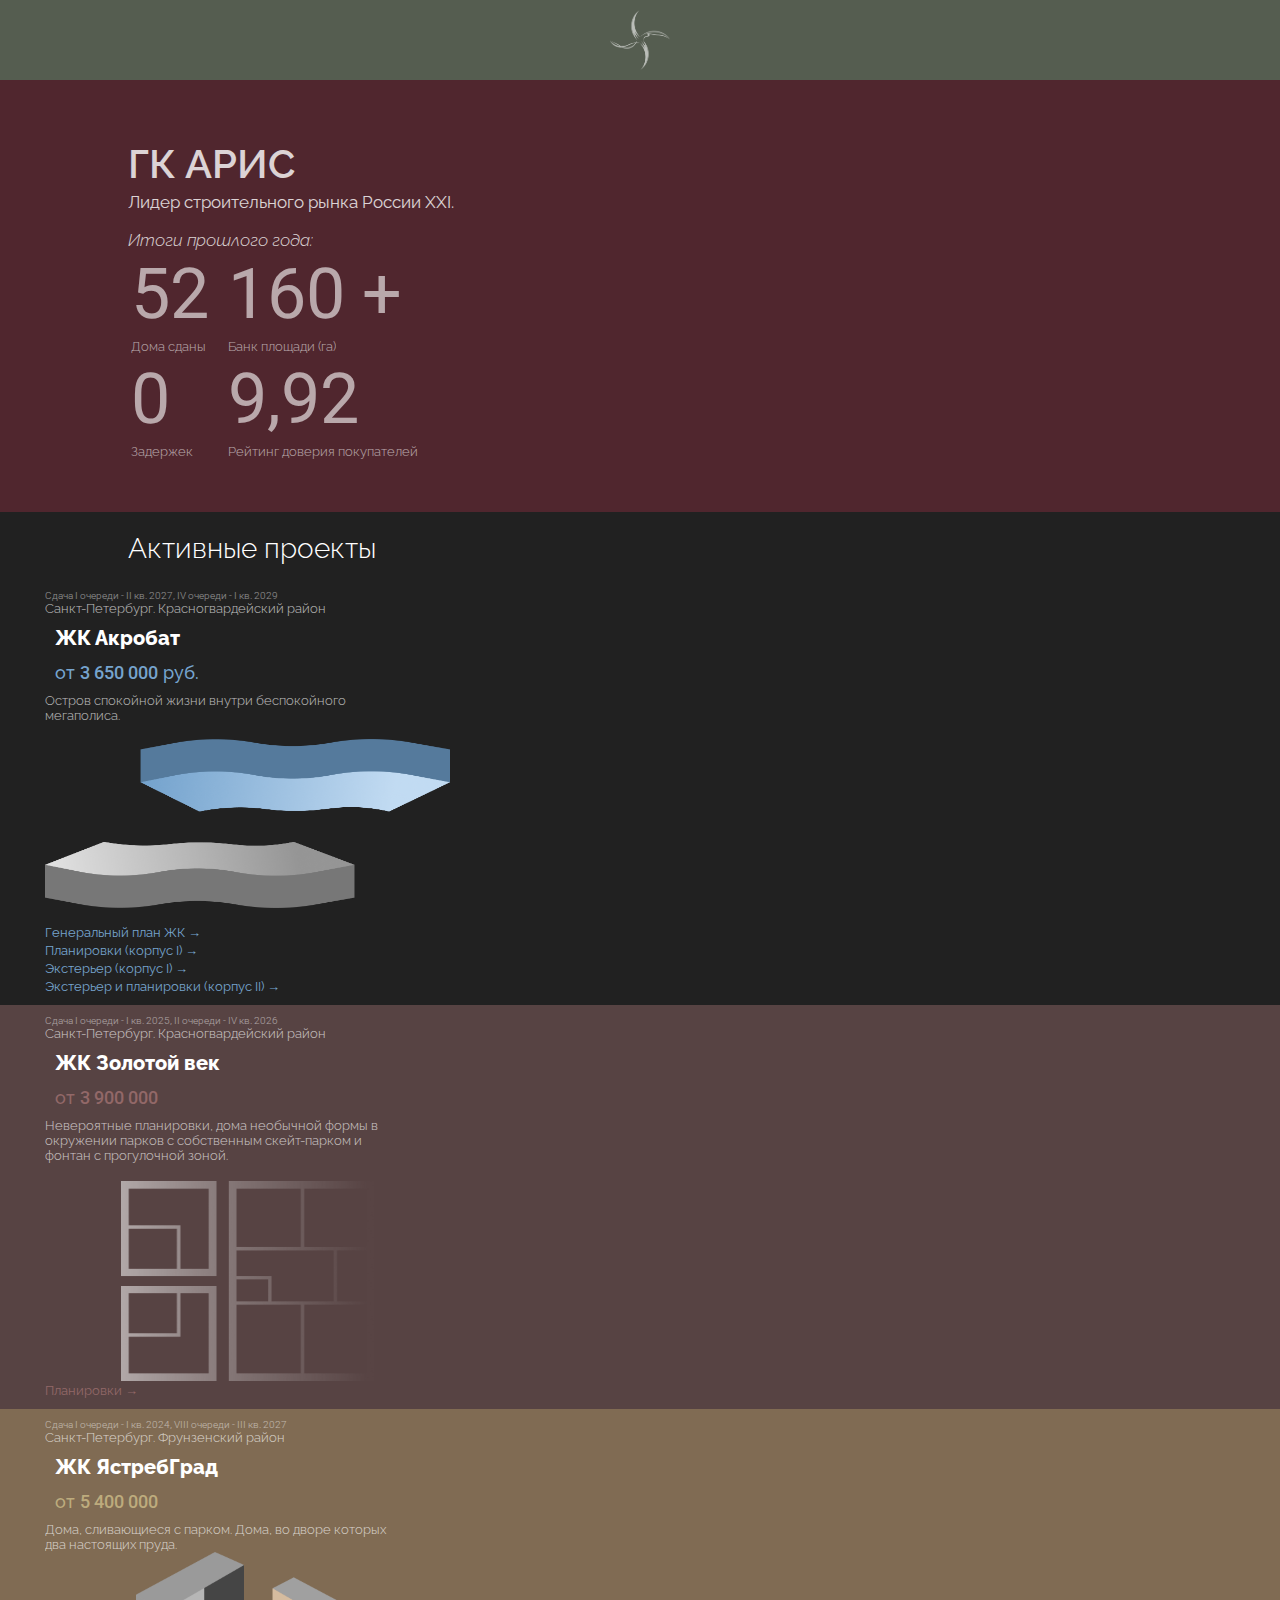
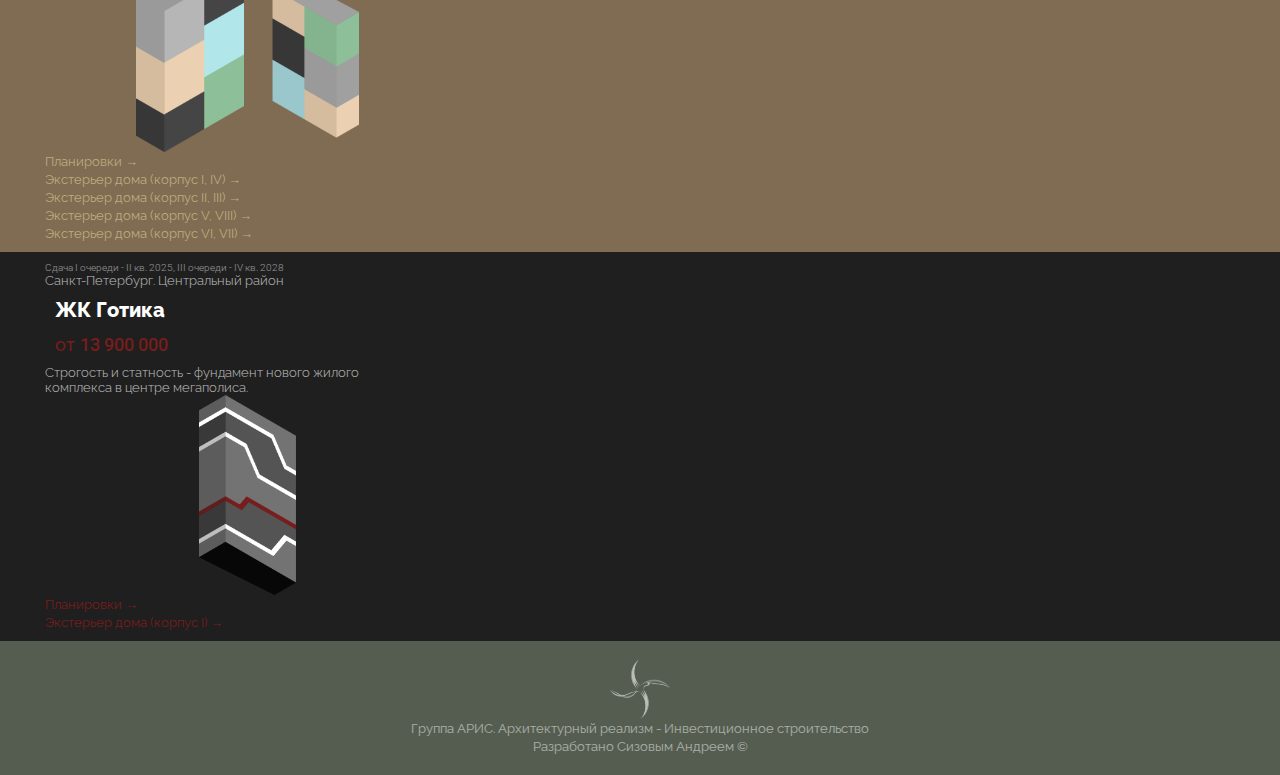
<file: index.html>
<!DOCTYPE html>
<html lang="en" dir="ltr">
  <head>
    <meta charset="utf-8">
    <meta name="viewport" content="width=device-width, initial-scale=1">
    <link rel="shortcut icon" href="fav.png">
    <title>АРИС</title>
    <link rel="stylesheet" href="design.css">
  </head>
  <body>

        <div class="p1st_block_one">
              <div class="FrstPageCompanyNaming">
                    <div class="logotype"></div><a class="asylum-text"></a>
              </div>
        </div>

        <div class="welcome_1">
              <div class="wlc0">
                   ГК АРИС
                    </div>
              <div class="wlc1 keeper">
                    Лидер строительного рынка России XXI.
                  </div><br>
              <div class="wlc2 keeper">
                    Итоги прошлого года:
                  </div>
              <table class="keeper">
                <tr class="wlcTable_numbs">
                    <td>
                      52
                    </td>
                    <td>
                      160 +
                    </td>
                </tr>
                <tr class="wlcTable_txt">
                    <td>
                      Дома сданы &nbsp; &nbsp; &nbsp;
                    </td>
                    <td>
                      Банк площади (га)
                    </td>
                </tr>
                <tr class="wlcTable_numbs">
                    <td>
                      0
                    </td>
                    <td>
                      9,92
                    </td>
                </tr>
                <tr class="wlcTable_txt">
                    <td>
                      Задержек &nbsp;
                    </td>
                    <td>
                      Рейтинг доверия покупателей
                    </td>
                </tr>
                    </table>
        </div>

        <div class="p2nd_block_grey">
          <div class="RightDivTitle_Wh">
                  Активные проекты
          </div>
          <div class="container">
          <div class="project">
            <div class="project_queue">
                    Сдача I очереди - II кв. 2027,
                     IV очереди - I кв. 2029
            </div>
                  <div class="project_locat">
                          Санкт-Петербург. Красногвардейский район
                  </div>
                  <div class="project_name">
                          ЖК Акробат
                  </div>
                  <div class="project_price morehod"> от <a id="price_numbers">3 650 000</a> руб.</div>
                  <div class="project_descr keeper">
                          Остров спокойной жизни внутри беспокойного мегаполиса.
                  </div>
                  <div class="projects_preview morehodpr"></div>
                  <div class="keeper"><a href="layouts/AKROBAT_GENPLAN.pdf" class="links morehod">Генеральный план ЖК →</a><br>
                    <a href="layouts/AKROBAT_PLANS_1.pdf" class="links morehod">Планировки (корпус I) →</a><br>
                    <a href="layouts/AKROBAT_EXT_1.pdf" class="links morehod">Экстерьер (корпус I) →</a><br>
                  <a href="layouts/AKROBAT_ALL_2.pdf" class="links morehod">Экстерьер и планировки (корпус II) →</a></div>
          </div>
        </div>
      </div>



        <div class="p2nd_block_rose">
          <div class="container"
          <div class="project">
            <div class="project_queue">
                  Сдача I очереди - I кв. 2025,
                   II очереди - IV кв. 2026
          </div>
                  <div class="project_locat">
                          Санкт-Петербург. Красногвардейский район
                  </div>
                  <div class="project_name">
                          ЖК Золотой век
                  </div>
                  <div class="project_price zolotoivek"> от <a id="price_numbers">3 900 000</a></div>
                  <div class="project_descr keeper">
                          Невероятные планировки, дома необычной формы в окружении парков с собственным скейт-парком и фонтан с прогулочной зоной.
                  </div><br>
                  <div class="projects_preview zolotoipr"></div>
                  <div class="keeper"><a href="layouts/Zolotoi-Vek_Apartaments_Layouts.pdf" class="links zolotoivek">Планировки →</a></div>

          </div>
        </div>
      </div>

      <div class="p2nd_block_brown">
        <div class="container">
        <div class="project">
          <div class="project_queue">
                  Сдача I очереди - I кв. 2024,
                   VIII очереди - III кв. 2027
          </div>
                <div class="project_locat">
                        Санкт-Петербург. Фрунзенский район
                </div>
                <div class="project_name">
                        ЖК ЯстребГрад
                </div>
                <div class="project_price yastrebgrad"> от <a id="price_numbers">5 400 000</a></div>
                <div class="project_descr keeper">
                        Дома, сливающиеся с парком. Дома, во дворе которых два настоящих пруда.
                </div>
                <div class="projects_preview yastrebgradpr"></div>
                <div class="keeper"><a href="layouts/YastrebGrad_Apartaments_Layouts.pdf" class="links yastrebgrad">Планировки →</a><br>
                <a href="layouts/YG_PED_14.pdf" class="links yastrebgrad">Экстерьер дома (корпус I, IV) →</a><br>
                <a href="layouts/YG_PED_23.pdf" class="links yastrebgrad">Экстерьер дома (корпус II, III) →</a><br>
                <a href="layouts/YG_PED_58.pdf" class="links yastrebgrad">Экстерьер дома (корпус V, VIII) →</a><br>
                <a href="layouts/YG_PED_67.pdf" class="links yastrebgrad">Экстерьер дома (корпус VI, VII) →</a><br></div>
        </div>
      </div>
    </div>
    <div class="p2nd_block_gotic">
      <div class="container">
      <div class="project">
        <div class="project_queue">
                Сдача I очереди - II кв. 2025,
                 III очереди - IV кв. 2028
        </div>
              <div class="project_locat">
                      Санкт-Петербург. Центральный район
              </div>
              <div class="project_name">
                      ЖК Готика
              </div>
              <div class="project_price gotic"> от <a id="price_numbers">13 900 000</a></div>
              <div class="project_descr keeper">
                      Строгость и статность - фундамент нового жилого комплекса в центре мегаполиса.
              </div>
              <div class="projects_preview goticpr"></div>
              <div class="keeper"><a href="layouts/Gotika_Apartaments_Layouts.pdf" class="links gotic">Планировки →</a><br>
              <a href="layouts/GT_PED_1.pdf" class="links gotic">Экстерьер дома (корпус I) →</a><br></div>
      </div>
    </div>
  </div>
    <div class="asylum"><br>
      <div class="logotype"></div>
    <a class="asylum-text">Группа АРИС. Архитектурный реализм - Инвестиционное строительство<br>Разработано Сизовым Андреем © </a></div>
  </body>
</html>
</file>
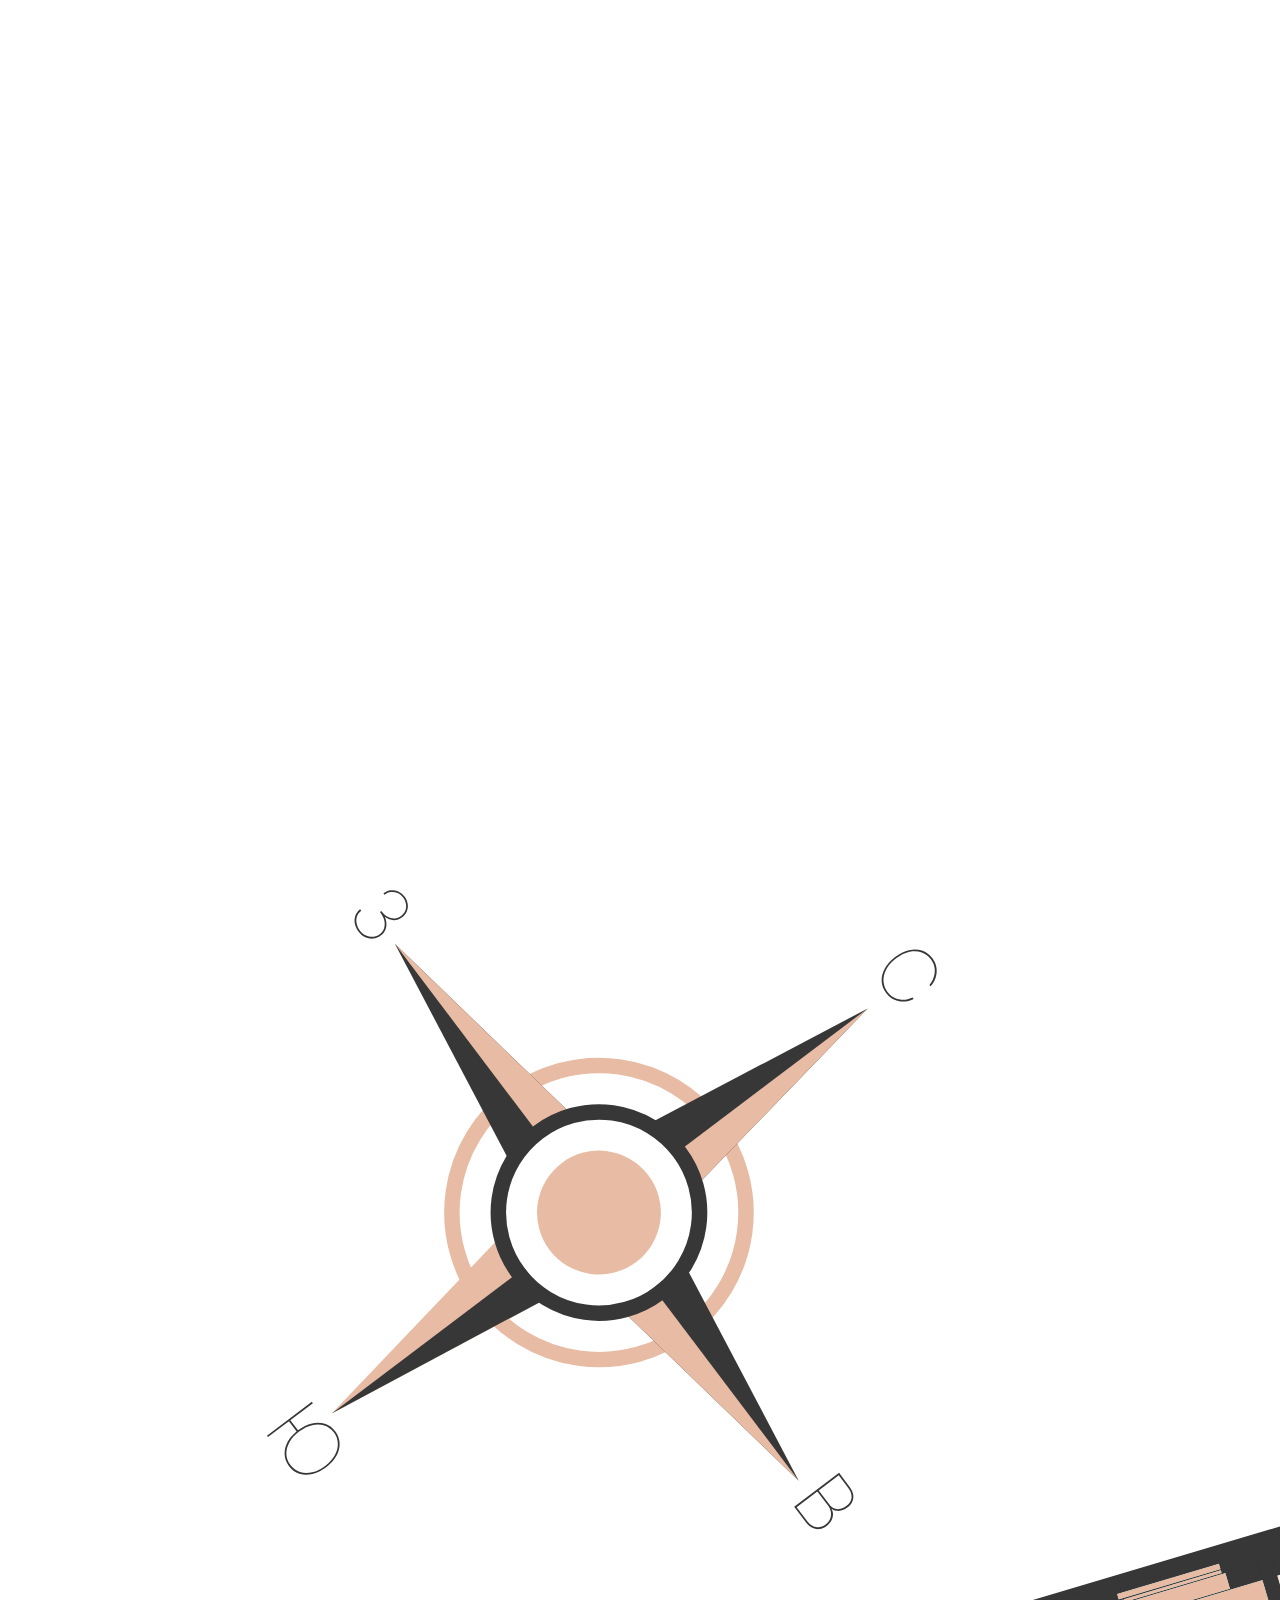
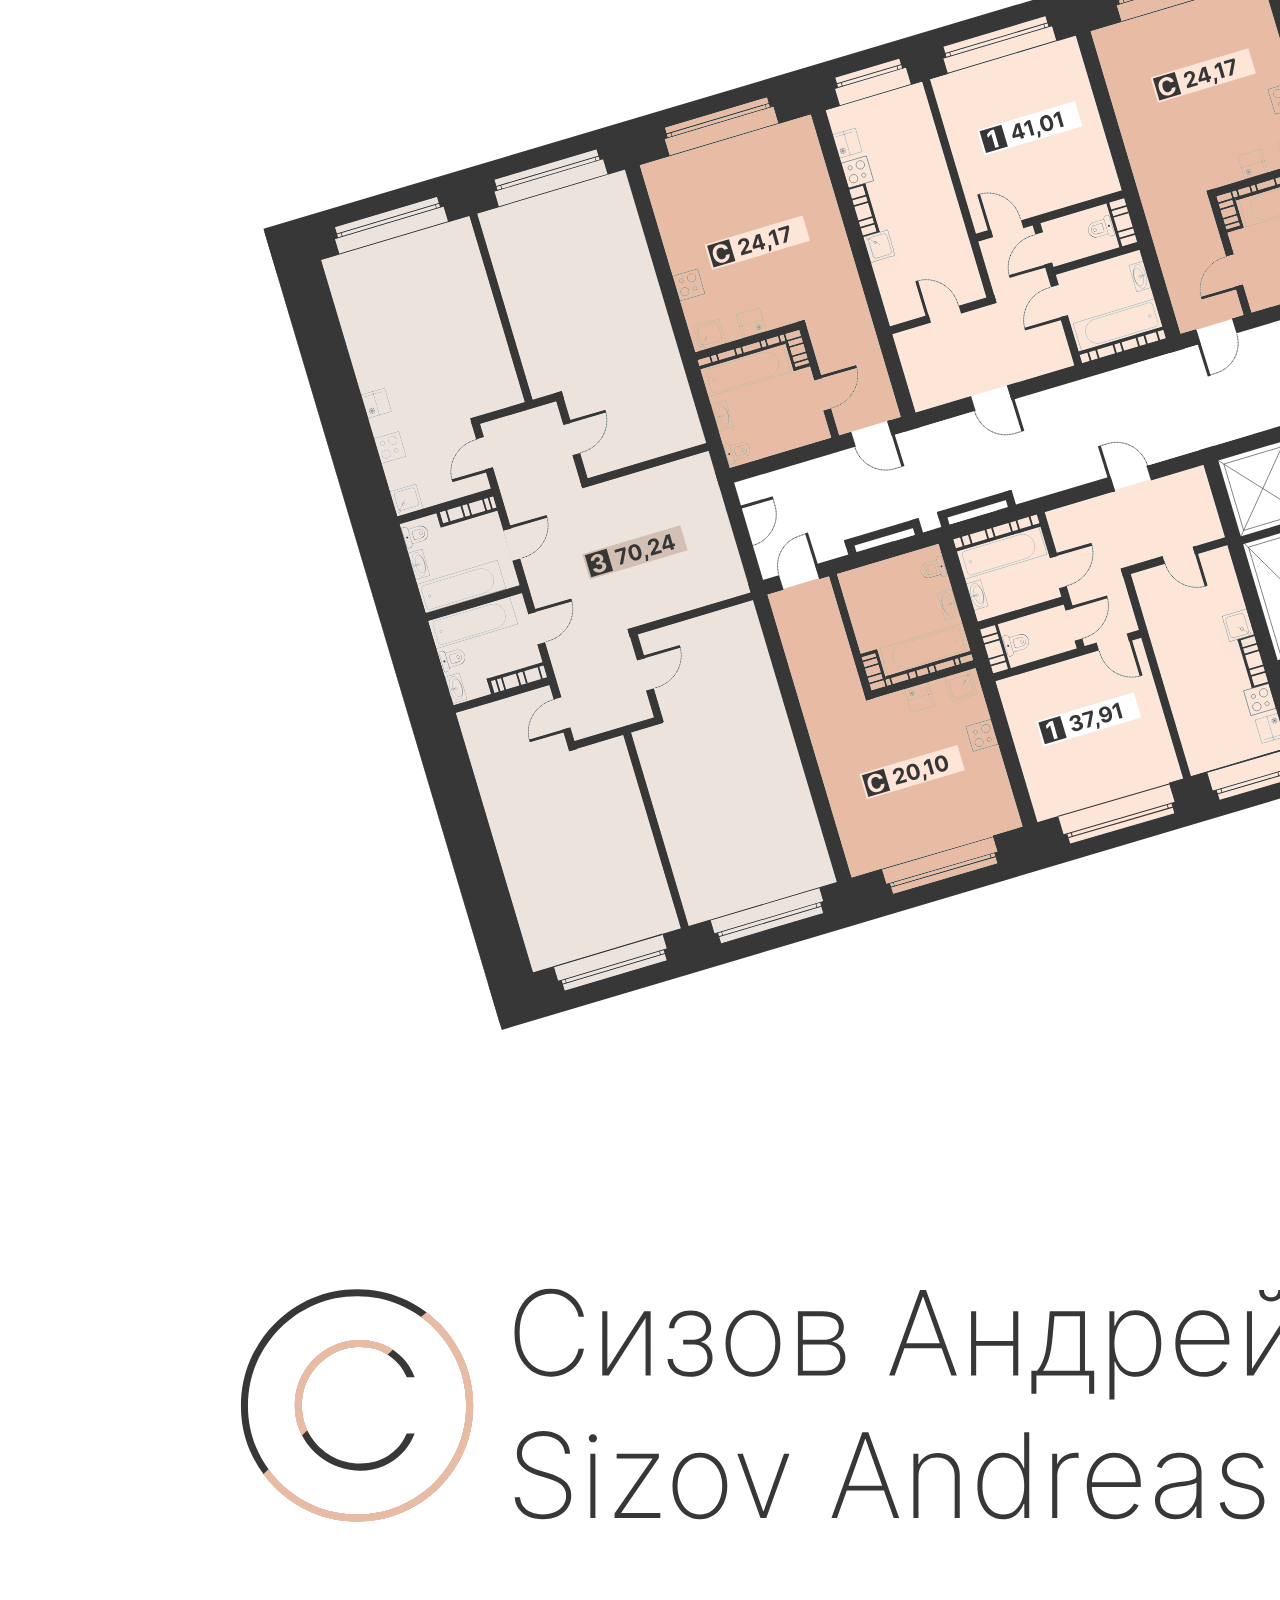
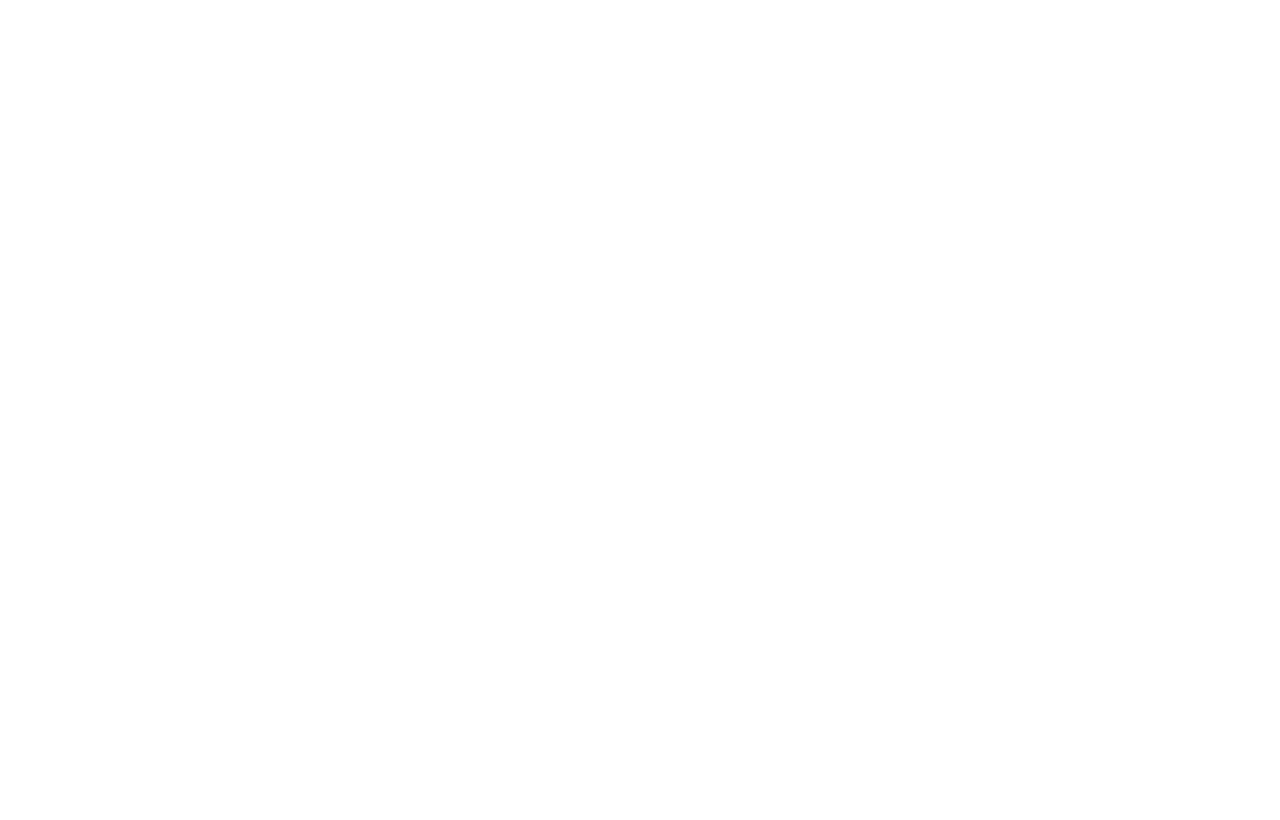
<file: a-adison.html>
<!DOCTYPE html>
<html lang="en" dir="ltr">
  <head>
    <meta charset="utf-8">
    <title>Adison Apartaments - Sizov Andreas Prj</title>
  </head>
  <body>
    <img src="plan.svg" alt="Adison Apartaments" height="4000px" width="4000px"/>
  </body>
</html>
</file>
<file: design.css>
@import url('https://fonts.googleapis.com/css2?family=Raleway:wght@300;400&family=Roboto:ital,wght@0,300;0,400;1,300&display=swap');
@import url('https://fonts.googleapis.com/css2?family=Playfair+Display:ital,wght@0,400;0,500;0,600;0,700;0,800;0,900;1,400;1,500;1,600;1,700;1,800;1,900&display=swap');
body {
  margin: 0;
}
.aboutblank {
  opacity: 1;
}
.p1st_block_one {
  padding: 10px;
  background-color: #555D50;
}
.welcome_1 {
  background-color: #50262E;
  opacity: 1;
  padding-top: 50px;
  padding-bottom: 50px;
}
.wlc0 {
  font-family: 'Raleway', sans-serif;
  font-size: 40px;
  color: #fff;
  text-align: left;
  font-weight: 600;
  margin-left: 10%;
  padding-top: 10px;
  padding-bottom: 5px;
  opacity: 0.8;
}
.wlc1 {
  font-family: 'Raleway';
  font-size: 17px;
  color: #fff;
  opacity: 0.8;
  text-align: left;
  font-weight: 400;
  margin-left: 10%;
}
.wlc2 {
  font-family: 'Raleway';
  font-style: italic;
  font-size: 17px;
  color: #fff;
  opacity: 0.8;
  text-align: left;
  font-weight: 300;
  margin-left: 10%;
}
.wlcTable_numbs {
  font-family: 'Roboto', sans-serif;
  font-size: 70px;
  color: #fff;
  opacity: 0.6;
  text-align: left;
  font-weight: 400;
  margin-left: 10%;
}
.wlcTable_txt {
  font-family: 'Raleway', sans-serif;
  font-size: 13px;
  color: #fff;
  opacity: 0.6;
  text-align: left;
  font-weight: 300;
  margin-left: 10%;
}
.FrstPageCompanyNaming {
  font-family: 'Raleway', sans-serif;
  font-size: 18px;
  color: #212121;
  text-align: center;
}
.RightDivTitle_Wh {
  font-family: 'Raleway', sans-serif;
  font-size: 28px;
  color: #fff;
  text-align: left;
  font-weight: 300;
  margin-left: 10%;
  padding-top: 10px;
  padding-bottom: 25px;
}
.p2nd_block_grey {
  padding-top: 10px;
  background-color: #212121;

  padding-bottom: 10px;
}
.p2nd_block_blue {
  padding-top: 10px;
  background-color: #76A4CE;

  padding-bottom: 10px;
}
.p2nd_block_rose {
  padding-top: 10px;
  background-color: #574343;
  padding-bottom: 10px;
}
.p2nd_block_brown {
  padding-top: 10px;
  padding-bottom: 10px;
  background-color: #806b53;
}
.p2nd_block_gotic {
  padding-top: 10px;
  padding-bottom: 10px;
  background-color: #1f1f1f;
}
.container {
  max-width: 450px;
  margin-right: 10%;
}
.project_locat {
  font-family: 'Raleway', sans-serif;
  font-size: 13px;
  color: #fff;
  opacity: 0.7;
  text-align: left;
  font-weight: 300;
  margin-left: 10%;
}
.project_queue {
  font-family: 'Roboto', sans-serif;
  font-size: 10px;
  color: #fff;
  opacity: 0.5;
  text-align: left;
  font-weight: 300;
  margin-left: 10%;
}
.project_name {
  font-family: 'Raleway', sans-serif;
  font-size: 20px;
  color: #fff;
  text-align: left;
  font-weight: 800;
  margin-left: 10%;
  padding: 10px 10px 10px 10px;
}
.project_descr {
  font-family: 'Raleway', sans-serif;
  font-size: 13px;
  color: #fff;
  opacity: 0.7;
  text-align: left;
  font-weight: 300;
  margin-left: 10%;
}
.zolotoipr {
  background-image: url(images/zolotoivek/preview.png);
}
.morehodpr {
  background-image: url(images/morehod/preview.png);
}
.yastrebgradpr {
  background-image: url(images/yastrebgrad/preview.png);
}
.goticpr {
  background-image: url(images/gotic/preview.png);
}
.projects_preview {
  background-repeat: no-repeat;
  background-position: center;
  background-size: contain;
  padding: 100px 100px;
  margin-left: 10%;
}
#price_numbers {
  font-family: 'Roboto', sans-serif;
}
.project_price {
  font-family: 'Raleway', sans-serif;
  font-size: 18px;
  opacity: 1;
  text-align: left;
  font-weight: 500;
  margin-left: 10%;
  padding: 2px 10px 10px 10px;
}
.morehod {
  color: #76A4CE;
}
.zolotoivek {
  color: #926868;
}
.yastrebgrad {
  color: #bdab7d;
}
.gotic {
  color: #771D1D;
}
.links {
  text-decoration: none;
  font-family: 'Raleway', sans-serif;
  font-size: 13px;
}
.keeper {
  margin-left: 10%;
  margin-right: 10%;
}
.links:hover {
  text-decoration: underline;
  opacity: 0.8;
}
.asylum {
  background-color: #555D50;
  text-align: center;
  padding-bottom: 20px;
}
.asylum-text {
  font-family: 'Raleway', sans-serif;
  font-size: 13px;
  text-align: center;
  color: #fff;
  opacity: 0.5;
}
.logotype {
  background-image: url(images/local/ArisBee_Logo.png);
  background-position: center;
  background-size: contain;
  background-repeat: no-repeat;
  padding: 30px 30px;
  opacity: 0.6;
}
</file>
